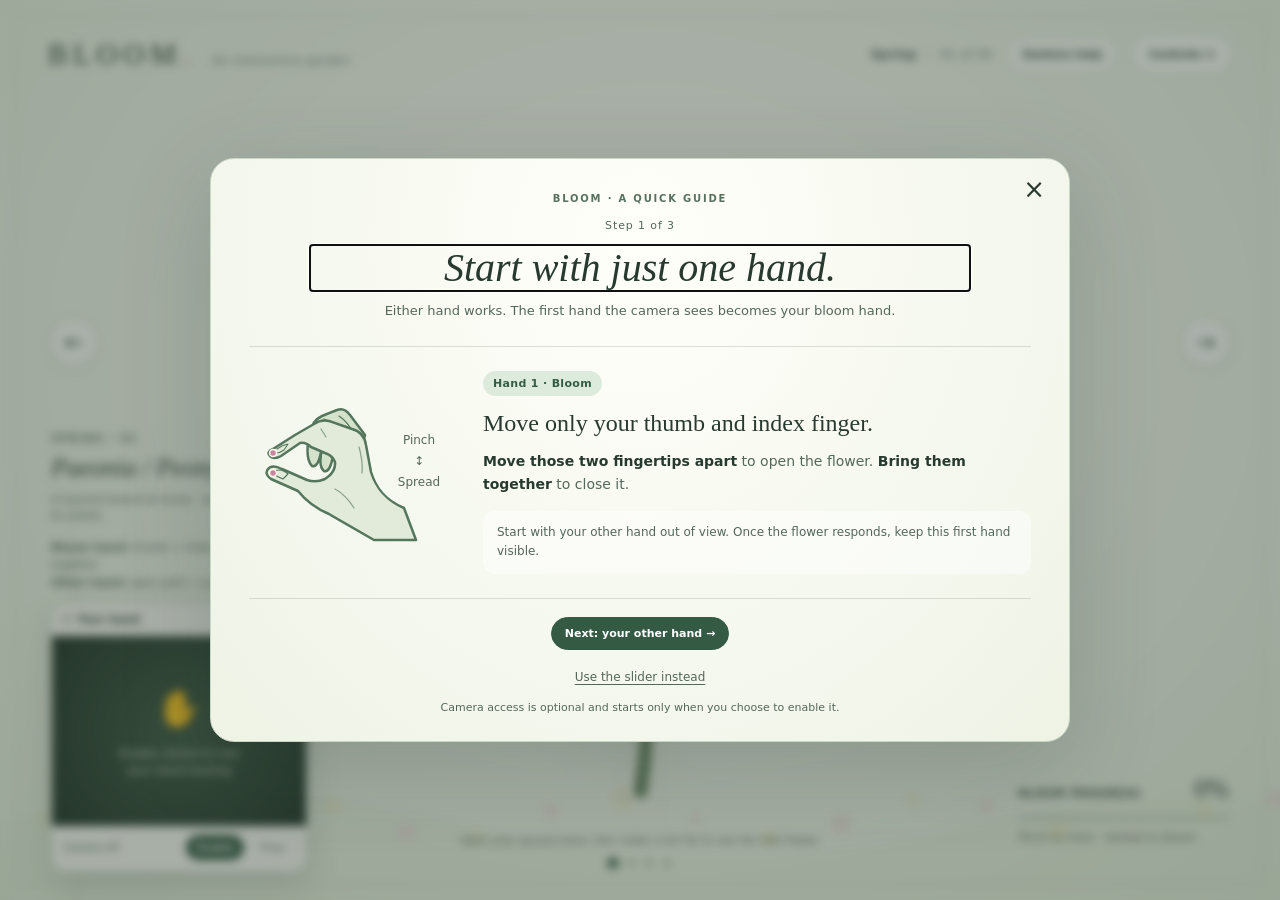
<file: index.html>
<!doctype html>
<html lang="en">
<head>
  <meta charset="utf-8">
  <meta name="viewport" content="width=device-width,initial-scale=1">
  <meta name="theme-color" content="#f6f5ee">
  <title>BLOOM — A gesture garden</title>
  <link rel="stylesheet" href="style.css">
  <script src="script.js" defer></script>
  <script src="peony3d.js" defer></script>
  <script src="welcome.js" defer></script>
</head>
<body>
<main class="app">
  <section class="stage spring" id="stage" aria-label="Interactive seasonal botanical garden">
    <svg class="landscape" id="landscape" viewBox="0 0 1200 900" preserveAspectRatio="xMidYMid slice" aria-hidden="true"></svg>
    <header class="toolbar">
      <div class="identity"><div class="brand">BLOOM<span>.</span></div><span class="brand-sub">An interactive garden</span></div>
      <nav class="toolbar-actions" aria-label="Garden controls">
        <div class="garden-count" aria-live="polite"><span id="headerSeason">Spring</span><span class="count-separator" aria-hidden="true">/</span><span id="flowerCount">01 of 04</span></div>
        <button class="button button-light" id="gestureHelp" type="button">Gesture help</button>
        <button class="button button-light" id="settingsBtn" type="button" aria-expanded="false" aria-controls="settingsPanel">Controls <span aria-hidden="true">⚙</span></button>
      </nav>
    </header>

    <div class="artwork" aria-live="off">
      <svg id="greenerySvg" viewBox="0 0 1000 740" aria-hidden="true"><defs><linearGradient id="greeneryGradient" x1="0" x2="1"><stop stop-color="#425f43"/><stop offset=".55" stop-color="#8aa47a"/><stop offset="1" stop-color="#547650"/></linearGradient></defs>        <g class="stem-art" aria-hidden="true">
          <path d="M500 358 C488 458 520 572 501 730" fill="none" stroke="url(#greeneryGradient)" stroke-width="13" stroke-linecap="round"/>
          <path d="M505 575 Q580 462 665 525 Q604 606 505 605Z" fill="#819b74" opacity=".88"/>
          <path d="M502 635 Q435 513 332 555 Q393 650 501 665Z" fill="#6d8c69" opacity=".9"/>
          <path d="M505 605 Q574 535 649 532 M502 664 Q424 575 349 558" stroke="#536f52" stroke-width="3" opacity=".45" fill="none"/>
        </g></svg>
      <canvas id="tulipCanvas" aria-label="Animated botanical tulip study"></canvas>
      <svg id="flowerSvg" viewBox="0 0 1000 740" role="img" aria-label="Animated illustrated flower placeholder">
        <defs>
          <radialGradient id="petal" cx="50%" cy="72%" r="82%"><stop offset="0" stop-color="#fff9f2"/><stop offset=".43" stop-color="var(--petal-mid,#f1b6ca)"/><stop offset="1" stop-color="var(--petal-edge,#b9759c)"/></radialGradient>
          <radialGradient id="center"><stop stop-color="#fff2ba"/><stop offset=".65" stop-color="#eab76a"/><stop offset="1" stop-color="#b77e4a"/></radialGradient>
          <linearGradient id="stemGreen" x1="0" x2="1" y1="0" y2="0"><stop stop-color="#526d48"/><stop offset=".52" stop-color="#81946c"/><stop offset="1" stop-color="#435e3f"/></linearGradient>
        </defs>

        <g transform="translate(500 365) scale(1.16) translate(-500 -365)">
          <g id="petalGroup"></g>
          <g id="core"><circle cx="500" cy="365" r="27" fill="url(#center)"/><g id="stamens"></g></g>
        </g>
      </svg>
    </div>

    <nav class="flower-navigation" aria-label="Browse flowers">
      <button class="flower-arrow previous" id="prevFlower" type="button" aria-label="Previous flower">&#8592;</button>
      <button class="flower-arrow next" id="nextFlower" type="button" aria-label="Next flower">&#8594;</button>
      <div class="flower-dots" id="flowerDots" aria-label="Choose a flower"></div>
      <p class="browse-hint">Open your second hand, then make a full fist to see the next flower</p>
    </nav>
    <div class="progress" aria-live="off"><div class="progress-heading"><span>Bloom progress</span><output id="amount" for="bloomRange">35%</output></div><div class="progress-track"><div class="progress-fill" id="progressFill" style="width:35%"></div></div><p>Pinch to close · Spread to bloom</p></div>
    <div class="season-atmosphere" id="stageNote">Spring / Fresh greens, soft breezes and early blooms.</div>

    <div class="camera-dock">
    <div class="flower-label"><div class="eyebrow" id="seasonPill">Spring / 01</div><h1 id="species">Paeonia / Peony</h1><p id="caption">A botanical bloom study that responds to your hand.</p></div>
    <p class="camera-gesture-hint"><strong>Bloom hand:</strong> thumb + index apart ↔ together<br><strong>Other hand:</strong> open palm → pause → full fist</p>
    <section class="pip" id="cameraBox" aria-label="Camera preview">
      <div class="pip-header">
        <div class="pip-title"><span class="pip-indicator" id="pipIndicator"></span> Your hand</div>
      </div>
      <div class="preview" id="preview"><video id="webcam" muted autoplay playsinline></video><canvas id="overlay" width="320" height="240" aria-hidden="true"></canvas><div class="camera-placeholder" id="cameraPlaceholder"><span class="placeholder-symbol" aria-hidden="true">✋</span><span>Enable camera to see<br>your hand tracking</span></div></div>
      <div class="pip-footer"><span class="camera-status" id="cameraStatus" role="status">Camera off</span><div class="pip-buttons"><button class="button button-dark" id="cameraBtn" type="button">Enable</button><button class="button button-light" id="stopBtn" type="button" disabled>Stop</button></div></div>
    </section>
    </div>

    <aside class="settings-panel" id="settingsPanel" hidden aria-label="Garden controls">
      <div class="settings-heading"><h2>Garden controls</h2><button type="button" id="closeSettings" class="icon-button" aria-label="Close controls">×</button></div>
      <div class="settings-section"><div class="settings-row"><label for="bloomRange">Bloom manually</label><span id="sliderValue">35%</span></div><input id="bloomRange" type="range" min="0" max="100" step="1" value="35"><div class="range-ends"><span>Closed</span><span>Fully open</span></div><p>Use the slider when the camera is off. Your hand takes over while detected.</p></div>
      <div class="settings-section"><h3>Explore the garden</h3><p>Use the left and right arrows, swipe across the flower, or scroll horizontally on a trackpad. The garden changes seasons automatically as you browse.</p><p id="flower-fact"></p></div>
      <div class="settings-section"><h3>Bloom artwork</h3><p>Four botanical studies — peony, iris, classic red rose, and gardenia. Pinch or spread to explore their layered petals.</p><p class="asset-status" id="assetStatus">Preparing the peony…</p></div>
      <div class="settings-section"><h3>Hand controls</h3><p>The camera stays in the bottom-left corner, with the flower name above it. With two hands visible, use one to bloom. Show an open palm with your other hand, then close it into a fist to advance one flower. Reopen your palm to prepare the next change.</p></div>
      <p class="settings-note">Desktop-first prototype. Webcam access is opt-in. All four flowers are stylized, gesture-controlled Canvas illustrations. The flower artwork runs locally. Hand tracking uses MediaPipe and needs internet access to load.</p>
    </aside>
  </section>
</main>
<dialog id="gestureGuide" class="gesture-guide" aria-labelledby="guideTitle">
  <button class="icon-button guide-close" id="closeGuide" type="button" aria-label="Skip gesture tutorial">×</button>
  <div class="guide-heading">
    <p class="eyebrow">BLOOM · A quick guide</p>
    <p class="guide-progress" id="guideProgress" aria-live="polite">Step 1 of 3</p>
    <h2 id="guideTitle" tabindex="-1">Start with just one hand.</h2>
    <p id="guideIntro">Either hand works. The first hand the camera sees becomes your bloom hand.</p>
  </div>
  <section class="guide-step" data-guide-step="0">
    <div class="guide-demonstration"><svg class="gesture-drawing pinch-drawing" viewBox="0 0 210 145" aria-hidden="true">
        <g class="hand-lines">
          <!-- Curled fingers sit behind the index, as in the reference. -->
          <path d="M61 35 Q62 21 73 16 L88 10 Q95 7 101 15 L116 35 L111 54 Z" fill="#d4e2cc"/>
          <path d="M75 19 Q84 22 90 31 M90 16 Q99 22 105 34" fill="none" stroke-width="1.3"/>
          <path d="M59 43 Q57 60 63 66 Q69 68 72 52 L73 49 Q69 66 75 71 Q81 73 84 56 L85 43 Z" fill="#d4e2cc"/>
          <!-- One continuous contour keeps the fingers attached to the palm. -->
          <path class="pinch-outline" d="M155 108 C136 100 127 88 122 72 L117 45 Q115 32 103 29 L80 21 Q72 19 65 24 L46 35 L24 49 Q17 52 21 56 Q25 60 32 56 L51 43 Q57 42 62 47 L76 53 Q83 55 86 62 Q87 72 76 79 Q67 83 58 80 L33 69 Q23 64 19 69 Q15 74 22 79 L49 91 Q61 106 80 114 L125 140 L167 140 Z"/>
          <path d="M110 47 Q114 61 113 73 M86 89 Q97 95 105 108 M72 29 L77 37" fill="none" stroke-width="1.3" opacity=".6"/>
          <g class="bloom-index">
            <path d="M28 49 Q33 45 39 44 L35 50 Q31 53 27 53" fill="none" stroke-width="1.1"/>
            <circle cx="24" cy="53" r="3.5" class="finger-tip"/>
          </g>
          <g class="bloom-thumb">
            <path d="M26 71 Q32 68 39 74 L34 79 Q29 77 26 75 Z" fill="none" stroke-width="1.1"/>
            <circle cx="24" cy="73" r="3.5" class="finger-tip"/>
          </g>
        </g>
        <text x="170" y="44" text-anchor="middle">Pinch</text>
        <text x="170" y="65" text-anchor="middle">↕</text>
        <text x="170" y="86" text-anchor="middle">Spread</text>
      </svg></div>
    <div class="guide-explanation">
      <span class="hand-role bloom-role">Hand 1 · Bloom</span>
      <h3>Move only your thumb and index finger.</h3>
      <p><strong>Move those two fingertips apart</strong> to open the flower. <strong>Bring them together</strong> to close it.</p>
      <p class="guide-tip">Start with your other hand out of view. Once the flower responds, keep this first hand visible.</p>
    </div>
  </section>
  <section class="guide-step" data-guide-step="1" hidden>
    <div class="guide-demonstration"><svg class="gesture-drawing" viewBox="0 0 210 130" aria-hidden="true">
        <g class="hand-lines switch-open"><path d="M37 100 L24 80 L15 64 Q10 54 18 52 L35 67 L31 32 Q30 23 36 23 Q42 23 43 31 L46 54 L46 19 Q46 10 52 10 Q59 10 59 19 L60 53 L63 25 Q64 17 70 20 Q76 22 74 30 L72 58 L79 39 Q82 32 87 36 Q91 39 88 46 L79 85 L71 100 Z"/></g>
        <path d="M100 61 H124 M118 55 L124 61 L118 67" class="gesture-arrow"/>
        <g class="hand-lines switch-fist"><path d="M149 100 L140 79 L139 55 Q139 46 146 46 L150 46 Q150 39 158 40 L163 42 Q168 36 175 43 Q183 40 189 48 L193 68 Q196 84 184 100 Z M141 62 Q150 56 162 62 L176 70 Q181 76 175 80 L155 76 M151 47 L153 59 M164 44 L166 61 M177 46 L179 63"/></g>
        <text x="54" y="121" text-anchor="middle">Open palm</text><text x="169" y="121" text-anchor="middle">Full fist</text>
      </svg></div>
    <div class="guide-explanation">
      <span class="hand-role switch-role">Hand 2 · Switch flowers</span>
      <h3>Open palm → full fist.</h3>
      <ol class="switch-instructions">
        <li>Bring your <strong>other hand</strong> into view, keeping your bloom hand visible.</li>
        <li>Face the camera with <strong>all five fingers spread</strong>. Pause briefly.</li>
        <li><strong>Close all five fingers into a fist</strong> to move to the next flower.</li>
      </ol>
      <p class="guide-tip"><strong>Open that hand again before each switch.</strong> Holding a fist won’t keep changing flowers. A thumb/index pinch is for blooming, not switching.</p>
    </div>
  </section>
  <section class="guide-step guide-together" data-guide-step="2" hidden>
    <div class="two-hand-demo">
      <div class="hand-demo bloom-demo"><span class="hand-role bloom-role">Hand 1 · Keep blooming</span><svg class="gesture-drawing pinch-drawing" viewBox="0 0 210 145" aria-hidden="true">
        <g class="hand-lines">
          <!-- Curled fingers sit behind the index, as in the reference. -->
          <path d="M61 35 Q62 21 73 16 L88 10 Q95 7 101 15 L116 35 L111 54 Z" fill="#d4e2cc"/>
          <path d="M75 19 Q84 22 90 31 M90 16 Q99 22 105 34" fill="none" stroke-width="1.3"/>
          <path d="M59 43 Q57 60 63 66 Q69 68 72 52 L73 49 Q69 66 75 71 Q81 73 84 56 L85 43 Z" fill="#d4e2cc"/>
          <!-- One continuous contour keeps the fingers attached to the palm. -->
          <path class="pinch-outline" d="M155 108 C136 100 127 88 122 72 L117 45 Q115 32 103 29 L80 21 Q72 19 65 24 L46 35 L24 49 Q17 52 21 56 Q25 60 32 56 L51 43 Q57 42 62 47 L76 53 Q83 55 86 62 Q87 72 76 79 Q67 83 58 80 L33 69 Q23 64 19 69 Q15 74 22 79 L49 91 Q61 106 80 114 L125 140 L167 140 Z"/>
          <path d="M110 47 Q114 61 113 73 M86 89 Q97 95 105 108 M72 29 L77 37" fill="none" stroke-width="1.3" opacity=".6"/>
          <g class="bloom-index">
            <path d="M28 49 Q33 45 39 44 L35 50 Q31 53 27 53" fill="none" stroke-width="1.1"/>
            <circle cx="24" cy="53" r="3.5" class="finger-tip"/>
          </g>
          <g class="bloom-thumb">
            <path d="M26 71 Q32 68 39 74 L34 79 Q29 77 26 75 Z" fill="none" stroke-width="1.1"/>
            <circle cx="24" cy="73" r="3.5" class="finger-tip"/>
          </g>
        </g>
        <text x="170" y="44" text-anchor="middle">Pinch</text>
        <text x="170" y="65" text-anchor="middle">↕</text>
        <text x="170" y="86" text-anchor="middle">Spread</text>
      </svg><p>Thumb + index apart ↔ together</p></div>
      <div class="hand-demo switch-demo"><span class="hand-role switch-role">Hand 2 · Switch when ready</span><svg class="gesture-drawing" viewBox="0 0 210 130" aria-hidden="true">
        <g class="hand-lines switch-open"><path d="M37 100 L24 80 L15 64 Q10 54 18 52 L35 67 L31 32 Q30 23 36 23 Q42 23 43 31 L46 54 L46 19 Q46 10 52 10 Q59 10 59 19 L60 53 L63 25 Q64 17 70 20 Q76 22 74 30 L72 58 L79 39 Q82 32 87 36 Q91 39 88 46 L79 85 L71 100 Z"/></g>
        <path d="M100 61 H124 M118 55 L124 61 L118 67" class="gesture-arrow"/>
        <g class="hand-lines switch-fist"><path d="M149 100 L140 79 L139 55 Q139 46 146 46 L150 46 Q150 39 158 40 L163 42 Q168 36 175 43 Q183 40 189 48 L193 68 Q196 84 184 100 Z M141 62 Q150 56 162 62 L176 70 Q181 76 175 80 L155 76 M151 47 L153 59 M164 44 L166 61 M177 46 L179 63"/></g>
        <text x="54" y="121" text-anchor="middle">Open palm</text><text x="169" y="121" text-anchor="middle">Full fist</text>
      </svg><p>Open palm → pause → full fist</p></div>
    </div>
    <p class="together-instruction"><strong>Keep both hands visible.</strong> Your first hand keeps controlling the petals while your other hand changes the flower.</p>
    <p class="guide-tip">There’s no need to move both hands at exactly the same moment. You can hold your bloom hand steady while switching. Reopen your switching hand to prepare the next change.</p>
  </section>
  <footer class="guide-footer">
    <div class="guide-navigation">
      <button class="button button-light" id="guideBack" type="button" hidden>Back</button>
      <button class="button button-dark" id="guideNext" type="button">Next: your other hand →</button>
    </div>
    <button class="guide-manual" id="guideManual" type="button">Use the slider instead</button>
    <p id="guideCameraNote">Camera access is optional and starts only when you choose to enable it.</p>
  </footer>
</dialog>


</body>
</html>
</file>
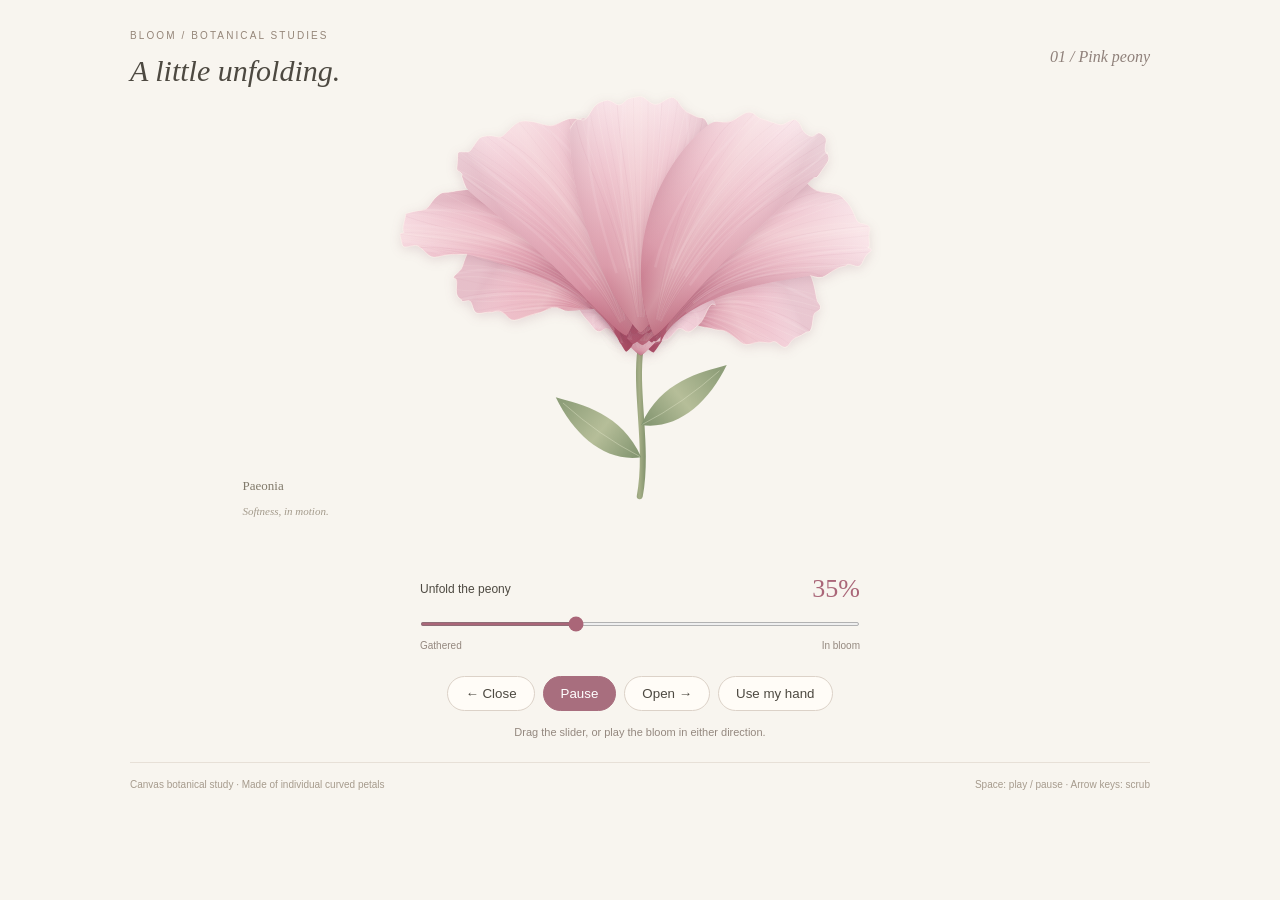
<file: prototypes/canvas-peony/index.html>
<!doctype html>
<html lang="en"><head><meta charset="utf-8"><meta name="viewport" content="width=device-width,initial-scale=1"><title>Bloom — petal study</title><link rel="stylesheet" href="style.css"></head>
<body><main>
<header><div><span class="eyebrow">BLOOM / BOTANICAL STUDIES</span><h1>A little unfolding.</h1></div><span class="edition">01 / Pink peony</span></header>
<div class="art"><canvas id="flower" width="900" height="760" role="img" aria-label="Pink peony unfolding in layers"></canvas><span class="annotation">Paeonia<br><i>Softness, in motion.</i></span></div>
<section class="controls" aria-label="Bloom controls"><div class="range-label"><label for="bloom">Unfold the peony</label><output id="amount" for="bloom">35%</output></div><input id="bloom" type="range" min="0" max="100" step="0.1" value="35"><div class="ends"><span>Gathered</span><span>In bloom</span></div><div class="buttons"><button id="close">← Close</button><button id="pause" aria-pressed="true">Pause</button><button id="open">Open →</button><button id="camera">Use my hand</button></div><p id="status" role="status">Drag the slider, or play the bloom in either direction.</p></section>
<aside id="cameraPanel" hidden><video id="webcam" playsinline muted></video><span>Pinch to close · Spread to bloom</span><button id="stopCamera" aria-label="Stop camera">×</button></aside>
<footer>Canvas botanical study · Made of individual curved petals<span>Space: play / pause · Arrow keys: scrub</span></footer>
</main><script src="flower.js"></script><script src="demo.js"></script></body></html>
</file>
<file: style.css>
:root{--ink:#283a30;--muted:#54675b;--accent:#3c604b;--paper:#f6f5ee;--line:rgba(53,77,61,.17)}
*{box-sizing:border-box}html,body{margin:0;min-height:100%;font-family:Inter,ui-sans-serif,system-ui,-apple-system,BlinkMacSystemFont,"Segoe UI",sans-serif;color:var(--ink)}body{background:var(--paper)}button,select,input{font:inherit}button{cursor:pointer}button:focus-visible,select:focus-visible,input:focus-visible{outline:3px solid #638a6c;outline-offset:3px}button:disabled{opacity:.48;cursor:not-allowed}p{margin:0;line-height:1.5}
.app{min-height:100svh}.stage{min-height:650px;height:100svh;position:relative;overflow:hidden;isolation:isolate;transition:background .5s}.stage:before{content:"";position:absolute;inset:16px;border:1px solid rgba(72,94,74,.14);pointer-events:none;z-index:3}.stage.spring{background:radial-gradient(ellipse at 51% 40%,#fffffa 0%,#f5f7ec 54%,#e5ecdc 100%)}.stage.summer{background:radial-gradient(ellipse at 51% 40%,#fffdf4 0%,#f8eed9 57%,#f0d9b6 100%)}.stage.autumn{background:radial-gradient(ellipse at 51% 40%,#fffaf2 0%,#f6e9dc 56%,#e7d0bd 100%)}.stage.winter{background:radial-gradient(ellipse at 51% 40%,#fff 0%,#f0f6f8 56%,#dce9ef 100%)}.landscape{position:absolute;inset:0;width:100%;height:100%;pointer-events:none;opacity:.55;z-index:0}
.toolbar{position:absolute;z-index:6;top:35px;left:48px;right:48px;display:flex;align-items:center;justify-content:space-between;gap:24px}.identity{display:flex;align-items:baseline;gap:18px}.brand{font:normal 29px Georgia,serif;letter-spacing:.2em}.brand span{color:#bb7691}.brand-sub{font-size:11px;letter-spacing:.08em;color:var(--muted)}.toolbar-actions{display:flex;align-items:center;gap:9px}.control-label{font-size:10px;font-weight:700;text-transform:uppercase;letter-spacing:.14em;color:var(--muted);margin-left:8px}.toolbar select{max-width:150px;padding:9px 28px 9px 12px;border:1px solid var(--line);border-radius:999px;background:rgba(255,255,255,.73);color:var(--ink);font-size:12px}.button{border:1px solid var(--line);border-radius:999px;padding:9px 13px;font-size:11px;font-weight:650;white-space:nowrap}.button-light{background:rgba(255,255,255,.76);color:var(--ink)}.button-dark{background:#355a43;border-color:#355a43;color:white}.button:hover:not(:disabled){filter:brightness(.96)}
.artwork{position:absolute;z-index:1;inset:12% 11% 9%;pointer-events:none;filter:drop-shadow(0 17px 20px rgba(61,53,55,.08))}.artwork svg{position:absolute;inset:0;width:100%;height:100%;object-fit:contain}.flower-label{position:absolute;z-index:4;left:clamp(30px,4vw,68px);bottom:clamp(37px,6vh,78px);max-width:390px;pointer-events:none}.eyebrow{font-size:10px;letter-spacing:.18em;text-transform:uppercase;font-weight:700;color:#58705e}.flower-label h1{font:italic clamp(25px,2.7vw,40px)/1.2 Georgia,serif;margin:9px 0 8px}.flower-label p{font-size:11px;color:var(--muted);max-width:280px}.progress{position:absolute;z-index:4;right:clamp(30px,4vw,68px);bottom:clamp(40px,6vh,78px);width:210px;pointer-events:none}.progress-heading{display:flex;align-items:baseline;justify-content:space-between;gap:8px;font-size:10px;font-weight:700;text-transform:uppercase;letter-spacing:.13em}.progress-heading output{font:normal 26px Georgia,serif;letter-spacing:0}.progress-track{margin:12px 0 10px;height:4px;background:rgba(60,96,75,.2);border-radius:20px;overflow:hidden}.progress-fill{height:100%;background:#507a5c;transition:width .09s linear}.progress p{font-size:11px;color:var(--muted)}.season-atmosphere{position:absolute;z-index:2;top:105px;left:50%;transform:translateX(-50%);font-size:10px;color:var(--muted);letter-spacing:.08em;text-align:center;white-space:nowrap}
.pip{position:absolute;z-index:8;left:34px;bottom:205px;width:clamp(210px,20vw,292px);background:rgba(250,250,245,.96);border:1px solid rgba(55,81,60,.2);border-radius:15px;overflow:hidden;box-shadow:0 12px 34px rgba(38,56,43,.16);user-select:none}.pip-header{display:flex;align-items:center;justify-content:space-between;padding:10px 12px;cursor:default}.pip-title{display:flex;align-items:center;gap:6px;font-size:11px;font-weight:700}.pip-indicator{display:inline-block;width:7px;height:7px;border-radius:50%;background:#a6aea4}.pip.active .pip-indicator{background:#54a36c;box-shadow:0 0 0 3px rgba(84,163,108,.13)}.preview{position:relative;aspect-ratio:4/3;background:#26352c;overflow:hidden}.preview video,.preview canvas{position:absolute;inset:0;width:100%;height:100%;object-fit:cover;transform:scaleX(-1)}.preview canvas{z-index:2;pointer-events:none}.camera-placeholder{position:absolute;inset:0;z-index:3;display:flex;flex-direction:column;align-items:center;justify-content:center;gap:9px;color:#e3ece1;text-align:center;font-size:11px;line-height:1.6;background:radial-gradient(circle,#435d49,#25382c)}.placeholder-symbol{font-size:34px}.pip.active .camera-placeholder{display:none}.pip-footer{padding:9px 11px 11px;display:flex;align-items:center;justify-content:space-between;gap:8px}.camera-status{font-size:10px;color:#48634e;line-height:1.35;min-width:0;flex:1;overflow-wrap:anywhere}.pip-buttons{display:flex;gap:5px;align-items:center}.pip .button{font-size:10px;padding:6px 9px}
.settings-panel{position:absolute;z-index:10;top:98px;right:34px;width:min(360px,calc(100vw - 60px));max-height:calc(100svh - 125px);overflow:auto;border-radius:16px;background:rgba(252,251,247,.98);border:1px solid var(--line);box-shadow:0 16px 45px rgba(32,55,40,.18);padding:21px 22px}.settings-panel[hidden]{display:none}.settings-heading{display:flex;justify-content:space-between;align-items:center}.settings-heading h2{font:normal 24px Georgia,serif;margin:0}.icon-button{background:transparent;border:0;color:var(--ink);font-size:26px;line-height:1;padding:3px 6px}.settings-section{padding:20px 0;border-bottom:1px solid var(--line);display:grid;gap:11px}.settings-section h3,.settings-row label{margin:0;font-size:12px;font-weight:750}.settings-row{display:flex;justify-content:space-between;align-items:center}.settings-row span{font:normal 21px Georgia,serif;color:var(--accent)}.settings-section p,.settings-note{font-size:11px;line-height:1.6;color:var(--muted)}input[type=range]{width:100%;accent-color:#4d7758}.range-ends{display:flex;justify-content:space-between;font-size:10px;color:var(--muted)}.seasons,.flowers{display:grid;gap:6px}.seasons{grid-template-columns:repeat(4,1fr)}.flowers{grid-template-columns:1fr 1fr}.season-btn,.flower-btn{border:1px solid var(--line);background:#fff;border-radius:8px;padding:9px 5px;color:var(--ink);font-size:11px}.season-btn[aria-pressed=true],.flower-btn[aria-pressed=true]{border-color:#65836e;background:#e8f0e7}.flower-btn{text-align:left;padding:10px;font:normal 15px Georgia,serif}.flower-btn small{display:block;font:normal 10px system-ui;color:var(--muted);margin-top:4px}.settings-note{padding-top:16px}
@media(max-width:900px){.stage{min-height:610px}.toolbar{top:28px;left:30px;right:30px}.brand-sub,.control-label,.season-atmosphere{display:none}.artwork{inset:13% 5% 12%}.pip{width:205px;bottom:172px;left:25px}.progress{width:170px;right:30px}.flower-label{left:30px}}@media(max-height:730px){.pip{bottom:145px;width:210px}.flower-label,.progress{bottom:38px}.artwork{inset:15% 9% 11%}}@media(prefers-reduced-motion:reduce){*,*:before,*:after{transition:none!important;animation:none!important}}

/* v0.4: keep the entire flower in view, with breathing room around the petals. */
.artwork{inset:13% 10% 11%;}
.artwork svg{overflow:visible}
/* The flower's SVG transform is intentionally 1.16x instead of 1.62x:
   its fully-open petals fit inside the viewBox at 100% bloom. */

/* The header controls share a common baseline and have consistent spacing. */
.toolbar{align-items:center;gap:24px}
.toolbar-actions{display:flex;align-items:center;gap:16px;flex-shrink:0}
.nav-field{display:flex;align-items:center;gap:9px;min-height:38px}
.nav-field .control-label{margin:0;line-height:1}
.toolbar select{width:118px;max-width:none;min-height:38px;padding:8px 30px 8px 14px}
#settingsBtn{min-height:38px;padding:9px 16px}

/* The season is represented through the background palette; no floating
   description over the petals. Season context remains in the control panel. */
.season-atmosphere{display:none}

/* Slightly clearer seasonal atmosphere, while leaving the flower in focus. */
.stage.spring{background:radial-gradient(ellipse at 51% 40%,#fffffb 0%,#f4f7ed 52%,#e3eedc 100%)}
.stage.summer{background:radial-gradient(ellipse at 51% 40%,#fffdf6 0%,#faefd9 52%,#efd6a7 100%)}
.stage.autumn{background:radial-gradient(ellipse at 51% 40%,#fffaf5 0%,#f4e8dc 50%,#e5c7b5 100%)}
.stage.winter{background:radial-gradient(ellipse at 51% 40%,#fff 0%,#eef5f9 51%,#d4e5ed 100%)}

@media(max-width:900px){
  .toolbar-actions{gap:9px}
  .nav-field{gap:5px}
  .toolbar select{width:105px}
  .artwork{inset:16% 5% 12%}
}
@media(max-height:730px){.artwork{inset:17% 10% 13%}}

/* v0.5 — one continuous flower gallery; season changes automatically. */
.garden-count{display:flex;align-items:center;gap:10px;color:var(--muted);font-size:11px;letter-spacing:.07em;white-space:nowrap}
#headerSeason{font-weight:700;color:var(--ink)}.count-separator{color:#a0afa3}
.flower-navigation{position:absolute;inset:0;z-index:5;pointer-events:none}
.flower-arrow{position:absolute;top:48%;transform:translateY(-50%);width:46px;height:46px;border-radius:50%;border:1px solid var(--line);background:rgba(255,255,255,.78);color:var(--ink);font-size:23px;line-height:1;display:grid;place-items:center;pointer-events:auto;box-shadow:0 4px 18px rgba(41,56,42,.05);transition:background .2s,transform .2s}
.flower-arrow:hover{background:#fff;transform:translateY(-50%) scale(1.06)}
.flower-arrow.previous{left:clamp(22px,4vw,64px)}.flower-arrow.next{right:clamp(22px,4vw,64px)}
.flower-dots{position:absolute;bottom:33px;left:50%;transform:translateX(-50%);display:flex;align-items:center;gap:10px;pointer-events:auto}
.flower-dot{width:8px;height:8px;padding:0;border:0;border-radius:50%;background:rgba(62,94,71,.26);transition:background .2s,transform .2s}
.flower-dot[aria-current=true]{background:#3c604b;transform:scale(1.4)}.flower-dot:hover{background:#56755d}
.browse-hint{position:absolute;bottom:52px;left:50%;transform:translateX(-50%);color:var(--muted);font-size:10px;white-space:nowrap;letter-spacing:.03em}
.artwork{pointer-events:auto;touch-action:pan-y;cursor:grab}.artwork:active{cursor:grabbing}.artwork svg{pointer-events:none}
@media(max-width:900px){.flower-arrow{width:36px;height:36px;font-size:19px}.flower-arrow.previous{left:18px}.flower-arrow.next{right:18px}.browse-hint{display:none}}

/* v0.6: tulip canvas is an overlay, not an additional page panel. */
.artwork #tulipCanvas{position:absolute;inset:0;width:100%;height:100%;display:none;pointer-events:none;object-fit:contain}

/* Keep gallery arrows clear of the default bottom-left camera panel. */
.flower-arrow{top:38%}

/* Canvas peony shares the existing artwork area and preserves swipe gestures. */
.artwork #peonyCanvas{position:absolute;inset:0;width:100%;height:100%;display:none;pointer-events:none}

/* Shared botanical stem: visible behind all flower renderers. */
.artwork #greenerySvg{position:absolute;inset:0;width:100%;height:100%;pointer-events:none;overflow:visible;z-index:0}
.artwork #flowerSvg,.artwork #tulipCanvas,.artwork #peonyCanvas{z-index:1}
.artwork #greenerySvg .stem-art{filter:drop-shadow(1px 3px 2px rgba(42,72,48,.12))}

/* Keep the preview and its flower label together, clear of one another. */
/* Reserve space below the arrows (38% + their radius + a clear gap). */
.camera-dock{position:absolute;z-index:8;left:clamp(24px,4vw,64px);top:calc(38% + 40px);bottom:28px;width:clamp(230px,20vw,300px);display:grid;grid-template-rows:auto auto minmax(0,auto);align-content:end;gap:14px}
.camera-dock .flower-label{position:static;max-width:none;width:100%;min-width:0}
.camera-dock .flower-label h1{font-size:clamp(22px,2vw,30px);overflow-wrap:break-word}
.camera-dock .pip{position:relative;inset:auto;width:100%;max-width:none;resize:none;min-height:0;display:flex;flex-direction:column}
.camera-dock .pip-header,.camera-dock .pip-footer{flex:none}
.camera-dock .preview{flex:1 1 auto;min-height:0}
/* Preserve the full camera frame and aligned landmarks if the preview shrinks. */
.camera-dock .preview video,.camera-dock .preview canvas{object-fit:contain}
@media(max-width:900px){.camera-dock{left:24px;width:220px}.camera-dock .flower-label h1{font-size:22px}}
@media(max-height:730px){.stage{min-height:700px}.camera-dock{width:210px;bottom:26px;gap:12px}.camera-dock .flower-label h1{font-size:21px}}
/* Narrow screens reserve separate vertical space for artwork, camera and progress. */
@media(max-width:640px){
 .stage{min-height:1000px}
 .artwork{inset:110px 5% auto;height:340px}
 .camera-dock{left:24px;bottom:130px;width:230px;max-width:calc(100% - 48px)}
 .progress{left:24px;right:24px;bottom:55px;width:auto}
 .flower-dots{bottom:26px}
}


/* Guided onboarding, with distinct roles for the two hands. */
.bloom-guide-open{overflow:hidden}
.gesture-guide{width:min(860px,calc(100vw - 40px));max-height:calc(100svh - 40px);margin:auto;padding:32px 38px 24px;border:1px solid #cbd7c5;border-radius:24px;background:radial-gradient(ellipse at 50% 15%,#fffffa,#eef3e6);color:var(--ink);box-shadow:0 24px 90px #263c3033;overflow:auto}
.gesture-guide::backdrop{background:rgba(37,54,42,.38);backdrop-filter:blur(5px)}
.guide-close{position:absolute;right:18px;top:14px}
.guide-heading{text-align:center;max-width:660px;margin:0 auto 26px}
.guide-progress{font-size:11px;color:var(--muted);margin-top:12px;letter-spacing:.08em}
.guide-heading h2{font:italic clamp(28px,3.5vw,40px)/1.15 Georgia,serif;margin:10px 0}
.guide-heading>p:last-child{font-size:13px;color:var(--muted)}
.guide-step{display:grid;grid-template-columns:210px 1fr;gap:24px;align-items:center;border-top:1px solid var(--line);padding-top:24px}
.guide-step[hidden],.guide-navigation button[hidden]{display:none}
.guide-demonstration{padding:16px 0}
.gesture-drawing{display:block;width:100%;height:auto;overflow:visible}
.guide-explanation h3{font:normal 24px/1.25 Georgia,serif;margin:12px 0}
.guide-explanation p,.switch-instructions{font-size:14px;line-height:1.65;color:var(--muted)}
.guide-step strong{font-weight:650;color:var(--ink)}
.hand-role{display:inline-block;padding:6px 10px;border-radius:999px;font-size:11px;letter-spacing:.03em;font-weight:650}
.bloom-role{background:#dcebdc;color:#355d45}.switch-role{background:#f5e2d5;color:#805744}
.guide-tip{font-size:12px!important;line-height:1.65;color:var(--muted);margin-top:14px;padding:12px 14px;border-radius:12px;background:#ffffff80}
.switch-instructions{padding-left:20px;margin:0}.switch-instructions li+li{margin-top:8px}
.guide-together{display:block}
.two-hand-demo{display:grid;grid-template-columns:1fr 1fr;gap:16px}
.hand-demo{min-width:0;text-align:center;padding:14px;border:1px solid var(--line);border-radius:18px}
.bloom-demo{background:#eaf1e580}.switch-demo{background:#f8eee580}
.hand-demo .gesture-drawing{max-width:190px;margin:12px auto}
.hand-demo p{font-size:12px;color:var(--muted)}
.together-instruction{text-align:center;font-size:14px;color:var(--muted);margin-top:18px}
.guide-footer{margin-top:24px;padding-top:18px;border-top:1px solid var(--line);text-align:center}
.guide-navigation{display:flex;justify-content:center;gap:10px}
.guide-manual{display:block;margin:14px auto 0;border:0;background:none;color:var(--muted);font-size:12px;text-decoration:underline;text-underline-offset:3px;padding:6px}
.guide-footer>p{font-size:11px;color:var(--muted);margin-top:10px}
.hand-lines{fill:#e2ebd9;stroke:#54765c;stroke-width:2.5;stroke-linecap:round;stroke-linejoin:round}
.finger-tip{fill:#c7869e;stroke:#fff8ef;stroke-width:1.5}
.gesture-arrow{fill:none;stroke:#98ab90;stroke-width:2;stroke-linecap:round;stroke-linejoin:round}
.gesture-drawing text{font:12px system-ui,sans-serif;fill:#54675b}
.bloom-index{animation:illustrate-index 4s ease-in-out infinite}
.bloom-thumb{animation:illustrate-thumb 4s ease-in-out infinite}
.switch-open{animation:illustrate-open 4s ease-in-out infinite}
.switch-fist{animation:illustrate-fist 4s ease-in-out infinite}
@keyframes illustrate-index{0%,20%,100%{transform:translateY(7px)}50%,70%{transform:translateY(0)}}
@keyframes illustrate-thumb{0%,20%,100%{transform:translateY(-6px)}50%,70%{transform:translateY(0)}}
@keyframes illustrate-open{0%,20%,100%{opacity:1}50%,75%{opacity:.35}}
@keyframes illustrate-fist{0%,20%,100%{opacity:.35}50%,75%{opacity:1}}
.camera-gesture-hint{font-size:11px;line-height:1.6;color:var(--muted);margin-bottom:-4px}
.toolbar-actions{flex-wrap:wrap;justify-content:flex-end}
@media(max-width:900px){.toolbar .garden-count{width:100%;justify-content:flex-end}}
@media(max-width:600px){
 .gesture-guide{width:calc(100vw - 20px);max-height:calc(100svh - 20px);padding:30px 20px 20px}
 .guide-step{grid-template-columns:1fr;gap:12px;padding-top:16px}
 .guide-demonstration{width:170px;justify-self:center;padding:0}
 .guide-heading{margin-bottom:18px}.guide-explanation h3{font-size:22px}
 .two-hand-demo{gap:8px}.hand-demo{padding:10px 6px}.hand-role{padding:6px;font-size:10px}
 .toolbar{gap:10px}.toolbar-actions{gap:6px;max-width:240px}
 .toolbar-actions .button{font-size:10px;padding:7px 9px}
}
@media(prefers-reduced-motion:reduce){.gesture-drawing g,.pinch-outline{animation:none!important;opacity:1}}

/* A continuous, reference-inspired silhouette bends into the pinch. */
.pinch-outline{animation:illustrate-pinch 4s ease-in-out infinite}
@keyframes illustrate-pinch{0%,20%,100%{d:path("M155 108 C136 100 127 88 122 72 L117 45 Q115 32 103 29 L80 21 Q72 19 65 24 L46 40 L24 55 Q17 58 21 62 Q25 66 32 61 L51 49 Q57 47 62 50 L76 55 Q83 57 86 62 Q87 69 76 73 Q67 76 58 72 L33 66 Q23 61 19 66 Q15 71 22 75 L49 84 Q61 106 80 114 L125 140 L167 140 Z")}50%,70%{d:path("M155 108 C136 100 127 88 122 72 L117 45 Q115 32 103 29 L80 21 Q72 19 65 24 L46 35 L24 49 Q17 52 21 56 Q25 60 32 56 L51 43 Q57 42 62 47 L76 53 Q83 55 86 62 Q87 72 76 79 Q67 83 58 80 L33 69 Q23 64 19 69 Q15 74 22 79 L49 91 Q61 106 80 114 L125 140 L167 140 Z")}}

/* Compact flower copy on shorter windows without crossing the arrow row. */
@media(max-height:850px){
 .camera-dock{gap:10px}
 .camera-dock .flower-label h1{font-size:20px;line-height:1.2;margin:6px 0}
 .camera-dock .flower-label p{font-size:10.5px;line-height:1.4}
 .camera-dock .camera-gesture-hint{font-size:10.5px;line-height:1.5}
}
</file>
<file: prototypes/canvas-peony/style.css>
:root{--paper:#f8f5ef;--ink:#4d4941;--muted:#94887f;--rose:#aa6678}*{box-sizing:border-box}body{margin:0;background:var(--paper);color:var(--ink);font:13px/1.5 -apple-system,BlinkMacSystemFont,"Segoe UI",sans-serif}main{max-width:1120px;margin:auto;padding:34px 50px 22px}header{display:flex;justify-content:space-between;align-items:center}.eyebrow{font-size:10px;letter-spacing:.21em;color:#958679}h1{font:italic 36px/1.2 Georgia,serif;margin:8px 0 0;font-weight:normal}.edition{font:italic 16px Georgia,serif;color:#8f807a}.art{position:relative;margin:-25px auto -20px;max-width:860px}canvas{display:block;width:100%;aspect-ratio:900/760}.annotation{position:absolute;left:0;bottom:90px;font:13px Georgia,serif;color:#817a6b;line-height:1.9}.annotation i{font-size:11px;color:#a39a8b}.controls{width:min(440px,100%);margin:auto;position:relative}.range-label{display:flex;align-items:center;justify-content:space-between;font-size:12px}.range-label output{font:26px Georgia,serif;color:var(--rose)}input[type=range]{width:100%;height:4px;margin:18px 0 12px;accent-color:var(--rose);cursor:ew-resize}.ends{display:flex;justify-content:space-between;font-size:10px;color:var(--muted)}.buttons{display:flex;justify-content:center;flex-wrap:wrap;gap:8px;margin:23px -20px 0}button{font:12px inherit;border:1px solid #dcd2c8;border-radius:24px;background:#fffcf7;color:var(--ink);padding:9px 17px;cursor:pointer}button:hover{background:#efe7df}button[aria-pressed=true]{background:#a86e7e;color:#fff;border-color:#a86e7e}button:disabled{opacity:.5;cursor:wait}button:focus-visible,input:focus-visible{outline:3px solid #d8afba;outline-offset:4px}#status{text-align:center;font-size:11px;color:var(--muted);min-height:18px;margin:13px -30px 0}footer{display:flex;justify-content:space-between;gap:20px;margin-top:30px;border-top:1px solid #e7e0d7;padding-top:14px;color:#a69b8d;font-size:10px}#cameraPanel{position:fixed;right:24px;bottom:25px;width:190px;overflow:hidden;border-radius:14px;background:#e8e2d9;box-shadow:0 8px 30px #4d33311a}#cameraPanel[hidden]{display:none}#webcam{width:100%;display:block;transform:scaleX(-1)}#cameraPanel span{display:block;text-align:center;font-size:10px;padding:9px}#stopCamera{position:absolute;right:5px;top:5px;padding:2px 8px;font-size:20px}@media(min-width:700px) and (max-height:950px){main{padding-top:25px}.art{max-width:min(75vh,790px);margin-top:-45px;margin-bottom:-40px}h1{font-size:30px}.annotation{left:-60px;bottom:90px}footer{margin-top:20px}}@media(max-width:700px){main{padding:24px 20px}h1{font-size:28px}.edition{font-size:12px}.art{margin:15px -10px 0}.annotation{display:none}.buttons{margin-left:0;margin-right:0}button{padding:9px 12px}footer{flex-direction:column;gap:5px}#cameraPanel{width:140px;bottom:12px;right:12px}}
</file>
